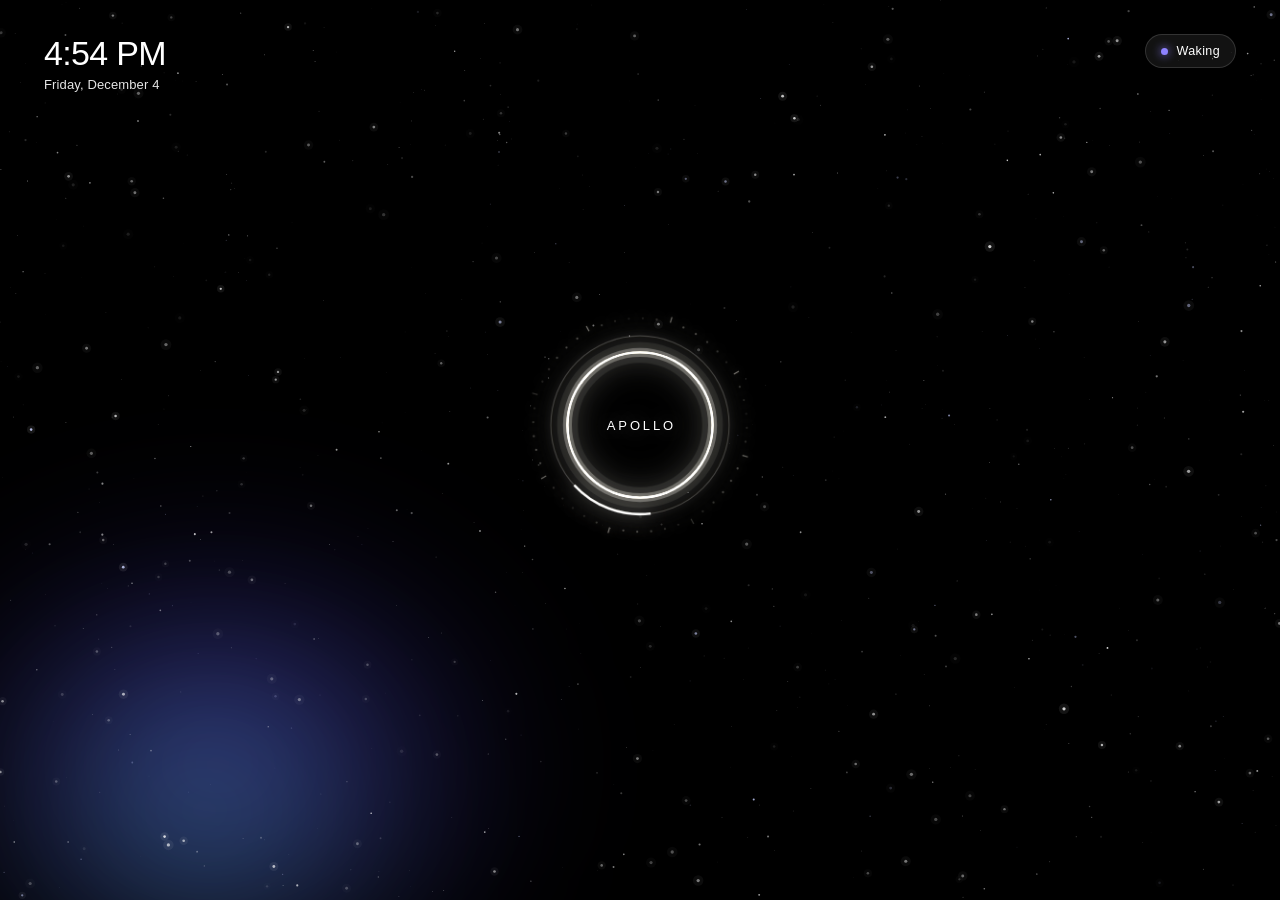
<file: ui/index_starfield_backup.html>
<!DOCTYPE html>
<html>
<head>
<meta charset="utf-8">
<meta name="viewport" content="width=device-width, initial-scale=1">
<title>Apollo</title>
<style>
  /* Lifted verbatim from the Apollo design export's <helmet> block. */
  html, body { margin:0; padding:0; background:#000; overflow:hidden; height:100%; }
  body { font-family: -apple-system, "SF Pro Display", "SF Pro Text", BlinkMacSystemFont, "Segoe UI Variable Display", "Segoe UI", "Helvetica Neue", sans-serif; -webkit-font-smoothing:antialiased; }
  a { color:#8E82FF; text-decoration:none; }
  a:hover { color:#B9B1FF; }
  @keyframes ap-rise { from { opacity:0; transform:translateY(14px) scale(0.985); filter:blur(6px); } to { opacity:1; transform:none; filter:blur(0); } }
  @keyframes ap-fade { from { opacity:0; } to { opacity:1; } }
  @keyframes ap-nebula-a { 0%,100% { opacity:.42; transform:translate3d(0,0,0) scale(1); } 50% { opacity:.68; transform:translate3d(3%,-2%,0) scale(1.12); } }
  @keyframes ap-nebula-b { 0%,100% { opacity:.3; transform:translate3d(0,0,0) scale(1.06); } 50% { opacity:.86; transform:translate3d(-4%,3%,0) scale(1); } }
  @keyframes ap-dot { 0%,100% { opacity:.35; } 50% { opacity:1; } }

  /* Added: the mirror of ap-rise, so a turn can fade back out after its hold. */
  @keyframes ap-sink { from { opacity:1; transform:none; filter:blur(0); } to { opacity:0; transform:translateY(-10px) scale(0.99); filter:blur(5px); } }

  ::selection { background:rgba(142,130,255,0.35); }
</style>
</head>
<body>

<div id="backdrop" style="position:fixed; inset:0; background:#000; color:#fff; overflow:hidden; cursor:default;">

  <div style="position:absolute; left:-18%; bottom:-24%; width:70%; height:78%; pointer-events:none; background:radial-gradient(closest-side, rgba(96,74,255,0.5), rgba(96,74,255,0.16) 45%, transparent 72%); filter:blur(70px); animation:ap-nebula-a 34s ease-in-out infinite;"></div>
  <div style="position:absolute; left:-6%; bottom:-14%; width:44%; height:48%; pointer-events:none; background:radial-gradient(closest-side, rgba(56,224,168,0.34), rgba(56,224,168,0.1) 48%, transparent 74%); filter:blur(80px); animation:ap-nebula-b 41s ease-in-out infinite; mix-blend-mode:screen;"></div>

  <canvas id="stars" style="position:absolute; inset:0; width:100%; height:100%; display:block; pointer-events:none;"></canvas>

  <div id="chrome" style="position:absolute; top:0; left:0; right:0; display:flex; justify-content:space-between; align-items:flex-start; padding:34px 44px; pointer-events:none; opacity:0; transition:opacity 700ms cubic-bezier(.4,0,.2,1);">
    <div style="display:flex; flex-direction:column; gap:4px;">
      <div id="clock" style="font-size:34px; font-weight:250; letter-spacing:-0.02em; color:#fff; font-variant-numeric:tabular-nums;"></div>
      <div id="dateLine" style="font-size:13px; font-weight:400; letter-spacing:0.01em; color:#fff; opacity:.9;"></div>
    </div>
    <div style="display:flex; align-items:center; gap:9px; padding:9px 15px; border-radius:100px; background:rgba(255,255,255,0.07); border:1px solid rgba(255,255,255,0.14); backdrop-filter:blur(24px) saturate(160%); -webkit-backdrop-filter:blur(24px) saturate(160%);">
      <span id="statusDot" style="width:7px; height:7px; border-radius:50%; background:#8E82FF; box-shadow:0 0 10px #8E82FF; animation:ap-dot 3.4s ease-in-out infinite; display:block; transition:background 400ms ease, box-shadow 400ms ease;"></span>
      <span id="statusLabel" style="font-size:12.5px; font-weight:500; letter-spacing:0.03em; color:#fff;">Waking</span>
    </div>
  </div>

  <div id="stage" style="position:absolute; inset:0; display:flex; flex-direction:column; align-items:center; justify-content:center; padding:104px 40px 132px; box-sizing:border-box; transition:padding 700ms cubic-bezier(.4,0,.2,1);">
    <div id="col" style="display:flex; flex-direction:column; align-items:center; gap:22px; width:100%; zoom:1;">

      <div id="coreFrame" style="position:relative; flex:0 0 auto; width:min(600px, 64vh); height:min(600px, 64vh); display:grid; place-items:center; transition:width 800ms cubic-bezier(.4,0,.2,1), height 800ms cubic-bezier(.4,0,.2,1);">
        <canvas id="ring" style="position:absolute; left:50%; top:50%; transform:translate(-50%,-50%); width:100%; height:100%; display:block; pointer-events:none;"></canvas>
        <div id="word" style="position:absolute; left:50%; top:50%; transform:translate(-50%,-50%); pointer-events:none; font-size:13px; font-weight:400; letter-spacing:0.22em; text-indent:0.22em; white-space:nowrap; color:#fff; text-shadow:0 0 22px rgba(255,255,255,0.45);">APOLLO</div>
      </div>

      <div style="flex:0 0 auto; width:100%; display:flex; flex-direction:column; align-items:center; gap:22px;">

        <div id="question" style="display:none; font-size:26px; font-weight:300; letter-spacing:-0.015em; color:#fff; text-align:center; text-wrap:pretty; max-width:760px;"></div>

        <div id="thinking" style="display:none; font-size:14px; font-weight:450; letter-spacing:0.06em; text-transform:uppercase; color:#fff; opacity:.88; animation:ap-fade 400ms ease both;">Thinking</div>

        <div id="answer" style="display:none; font-size:30px; font-weight:300; letter-spacing:-0.02em; color:#fff; text-align:center; text-wrap:pretty; max-width:820px;"></div>

      </div>
    </div>
  </div>

  <div id="hint" style="position:absolute; bottom:26px; left:0; right:0; text-align:center; pointer-events:none; font-size:12.5px; font-weight:450; letter-spacing:0.04em; color:#fff; opacity:0.72; transition:opacity 900ms ease;">Hold CTRL+SPACE to talk</div>

  <div id="note" style="position:absolute; bottom:24px; left:44px; max-width:46vw; font-size:12px; font-weight:450; line-height:1.55; letter-spacing:0.01em; color:#fff; opacity:0; white-space:pre-wrap; transition:opacity 600ms ease; pointer-events:none; text-shadow:0 1px 12px rgba(0,0,0,0.8);"></div>

</div>

<script>
"use strict";

const $ = (id) => document.getElementById(id);

/* The design's palette, one entry per state assistant.py reports. */
const STATES = {
  Idle:      { label: "Apollo online", dot: "#38E0A8" },
  Listening: { label: "Listening",     dot: "#EDE9DE" },
  Thinking:  { label: "Working",       dot: "#8E82FF" },
  Speaking:  { label: "Speaking",      dot: "#FFFFFF" },
  Waking:    { label: "Waking",        dot: "#8E82FF" },
  Error:     { label: "Error",         dot: "#FF6B5E" },
};

const PHASES = {
  Idle: "idle", Listening: "listening", Thinking: "thinking",
  Speaking: "speaking", Waking: "waking", Error: "error",
};

/* How long a question and its answer stay up before fading out. */
const HOLD_MS = 6000;

class ApolloCore {
  constructor() {
    this.starCanvas = $("stars");
    this.ringCanvas = $("ring");
    this.word = $("word");
    this.col = $("col");
    this.opts = { coreSize: 216, ringColor: "#EDE9DE", starDensity: 2 };

    this.phase = "waking";
    this.env = 0;
    this.wordGate = 1;
    this.edge = false;
    this.textShown = false;
    this.fit = 1;
    this.holdTimer = null;
    this.noteTimer = null;
    this.fitTimers = [];
  }

  start() {
    this.initStars();
    window.addEventListener("resize", () => { this.initStars(); this.measureFit(); });
    window.addEventListener("mousemove", (e) => {
      const h = window.innerHeight;
      const near = e.clientY < 110 || e.clientY > h - 110;
      if (near !== this.edge) { this.edge = near; this.applyChrome(); }
    });
    this.tickClock();
    setInterval(() => this.tickClock(), 1000);
    this.applyChrome();
    this.applyLayout();
    this.raf = requestAnimationFrame(this.loop);
  }

  /* --- what Python reports ---------------------------------------------- */

  setPhase(state) {
    this.phase = PHASES[state] || "idle";

    const s = STATES[state] || STATES.Idle;
    $("statusLabel").textContent = s.label;
    $("statusDot").style.background = s.dot;
    $("statusDot").style.boxShadow = "0 0 10px " + s.dot;

    show($("thinking"), this.phase === "thinking");
    this.applyChrome();
    this.applyLayout();
  }

  /* A question, then an answer. Each fades in on arrival; the pair fades
     out together once the answer has had its hold. */
  turn(speaker, text) {
    clearTimeout(this.holdTimer);

    if (speaker === "You") {
      fadeIn($("question"), text, 620);
      hide($("answer"));
    } else {
      fadeIn($("answer"), text, 700);
      this.holdTimer = setTimeout(() => this.clearTurn(), HOLD_MS);
    }

    this.textShown = true;
    this.applyLayout();
  }

  clearTurn() {
    clearTimeout(this.holdTimer);

    const done = () => {
      hide($("question"));
      hide($("answer"));
      this.textShown = false;
      this.applyLayout();
    };

    const live = [$("question"), $("answer")].filter((el) => el.style.display !== "none");
    if (!live.length) return done();

    live.forEach((el) => { el.style.animation = "ap-sink 620ms cubic-bezier(.4,0,.2,1) both"; });
    setTimeout(done, 620);
  }

  /* Whisper's loading line, and any API error worth reading. */
  note(text, sticky) {
    clearTimeout(this.noteTimer);
    const el = $("note");
    el.textContent = text;
    el.style.opacity = "0.72";
    if (!sticky) this.noteTimer = setTimeout(() => { el.style.opacity = "0"; }, 6000);
  }

  /* --- derived layout, mirroring the design's renderVals() --------------- */

  applyChrome() {
    const busy = this.phase !== "idle";
    $("chrome").style.opacity = (busy || this.edge) ? "1" : "0";
    $("hint").style.opacity = (busy || this.edge) ? "0" : "0.72";
  }

  applyLayout() {
    const frame = this.textShown ? "min(196px, 21vh)"
      : (this.phase === "listening" || this.phase === "thinking" || this.phase === "speaking")
        ? "min(360px, 38vh)"
        : "min(600px, 64vh)";
    $("coreFrame").style.width = frame;
    $("coreFrame").style.height = frame;
    $("stage").style.padding = this.textShown ? "40px 40px 30px" : "104px 40px 132px";
    this.measureFit();
  }

  /* A long answer gets scaled to fit rather than clipped. */
  measureFit() {
    this.fitTimers.forEach(clearTimeout);
    this.fitTimers = [0, 90, 280, 700].map((d) => setTimeout(() => this.doFit(), d));
  }

  doFit() {
    const el = this.col, p = el && el.parentElement;
    if (!p) return;
    const cs = getComputedStyle(p);
    const avail = p.clientHeight - parseFloat(cs.paddingTop) - parseFloat(cs.paddingBottom);
    const nat = el.scrollHeight;
    const s = nat > 4 ? Math.max(0.45, Math.min(1, avail / nat)) : 1;
    if (Math.abs(s - this.fit) > 0.01) { this.fit = s; el.style.zoom = s; }
  }

  tickClock() {
    const now = new Date();
    $("clock").textContent = now.toLocaleTimeString([], { hour: "numeric", minute: "2-digit" });
    $("dateLine").textContent = now.toLocaleDateString([], { weekday: "long", month: "long", day: "numeric" });
  }

  /* The ring's activation envelope: full while listening, alive but calmer
     while speaking, barely lit while thinking, dark at rest. The design only
     had listening and idle; the middle two are this app's states. */
  envTarget() {
    if (this.phase === "listening") return 1;
    if (this.phase === "speaking") return 0.62;
    if (this.phase === "thinking") return 0.28;
    return 0;
  }

  initStars() {
    const c = this.starCanvas;
    if (!c) return;
    const dpr = Math.min(window.devicePixelRatio || 1, 2);
    const w = window.innerWidth, h = window.innerHeight;
    c.width = w * dpr; c.height = h * dpr;
    this.sctx = c.getContext('2d');
    this.sctx.setTransform(dpr, 0, 0, dpr, 0, 0);
    this.sw = w; this.sh = h;
    const density = this.opts.starDensity ?? 1;
    const n = Math.round((w * h) / 2600 * density);
    this.stars = Array.from({ length: n }, () => {
      const depth = Math.random();
      return {
        x: Math.random() * w,
        y: Math.random() * h,
        r: 0.25 + Math.pow(Math.random(), 2.4) * 1.45,
        base: 0.22 + Math.random() * 0.62,
        rate: 0.00035 + Math.random() * 0.0016,
        ph: Math.random() * Math.PI * 2,
        vx: (0.0016 + depth * 0.006) * (Math.random() < 0.5 ? -1 : 1),
        vy: (0.0008 + depth * 0.0035) * (Math.random() < 0.5 ? -1 : 1),
        warm: Math.random() < 0.14
      };
    });
  }

  loop = (t) => {
    this.raf = requestAnimationFrame(this.loop);
    this.drawStars(t);
    this.drawRing(t);
  };

  drawStars(t) {
    const ctx = this.sctx;
    if (!ctx || !this.stars) return;
    const w = this.sw, h = this.sh;
    ctx.clearRect(0, 0, w, h);
    for (const s of this.stars) {
      s.x += s.vx; s.y += s.vy;
      if (s.x < -2) s.x = w + 2; else if (s.x > w + 2) s.x = -2;
      if (s.y < -2) s.y = h + 2; else if (s.y > h + 2) s.y = -2;
      const tw = 0.55 + 0.45 * Math.sin(t * s.rate + s.ph);
      const a = Math.min(1, s.base * tw + 0.04);
      ctx.beginPath();
      ctx.fillStyle = s.warm
        ? 'rgba(198,206,255,' + a.toFixed(3) + ')'
        : 'rgba(255,255,255,' + a.toFixed(3) + ')';
      ctx.arc(s.x, s.y, s.r, 0, 6.2832);
      ctx.fill();
      if (s.r > 1.15) {
        ctx.beginPath();
        ctx.fillStyle = 'rgba(255,255,255,' + (a * 0.1).toFixed(3) + ')';
        ctx.arc(s.x, s.y, s.r * 3.2, 0, 6.2832);
        ctx.fill();
      }
    }
  }

  drawRing(t) {
    const c = this.ringCanvas;
    if (!c) return;
    const dpr = Math.min(window.devicePixelRatio || 1, 2);
    const size = 600;
    if (c.width !== size * dpr) { c.width = size * dpr; c.height = size * dpr; }
    const ctx = c.getContext('2d');
    ctx.setTransform(dpr, 0, 0, dpr, 0, 0);
    ctx.clearRect(0, 0, size, size);

    const cx = size / 2, cy = size / 2;
    const coreR = (this.opts.coreSize ?? 216) / 2;
    const R = coreR + 13;
    const inner = coreR + 14;
    const outer = Math.min(size / 2 - 10, coreR + 175);
    const target = this.envTarget();
    this.env += (target - this.env) * 0.045;
    const env = this.env < 0.001 ? 0 : this.env;

    const breath = 0.34 + 0.3 * (0.5 + 0.5 * Math.sin(t * 0.00175));
    const intensity = breath * (1 - env) + (0.92 + 0.08 * Math.sin(t * 0.004)) * env;
    const ring = this.opts.ringColor ?? '#EDE9DE';
    const rgb = this.hexRgb(ring);

    // The wordmark yields to the nucleus as the core activates, and gets out
    // of the way entirely once the core has shrunk to make room for a turn.
    this.wordGate += ((this.textShown ? 0 : 1) - this.wordGate) * 0.08;
    if (this.word) {
      const wa = Math.max(0, 1 - env * 1.6) * this.wordGate;
      this.word.style.opacity = wa.toFixed(3);
    }
    if (!this.nodes) this.initNodes(cx, cy, inner, outer);
    const N = this.nodes.length;
    const P = [];

    for (let i = 0; i < N; i++) {
      const n = this.nodes[i];
      n.x += n.vx; n.y += n.vy;
      let dx = n.x - cx, dy = n.y - cy;
      let d = Math.hypot(dx, dy) || 1;
      if (d < inner || d > outer) {
        const nx = dx / d, ny = dy / d;
        const dot = n.vx * nx + n.vy * ny;
        n.vx -= 2 * dot * nx; n.vy -= 2 * dot * ny;
        const clamp = Math.min(outer, Math.max(inner, d));
        n.x = cx + nx * clamp; n.y = cy + ny * clamp;
        dx = n.x - cx; dy = n.y - cy; d = clamp;
      }
      // ordered formation while listening: three counter-rotating layers
      const layer = i % 3;
      const per = Math.ceil(N / 3);
      const dir = layer === 1 ? -1 : 1;
      const th = (Math.floor(i / 3) / per) * 6.2832 + dir * t * (0.00030 + layer * 0.00007) + layer * 0.4;
      const wob =
        Math.sin(th * 3 + t * 0.0016) * 0.5 +
        Math.sin(th * 5 - t * 0.0021) * 0.32 +
        Math.sin(th * 8 + t * 0.0013) * 0.2;
      const tr = R + layer * 78 + wob * 11 * env;
      const tx = cx + Math.cos(th) * tr, ty = cy + Math.sin(th) * tr;
      const e = env * env * (3 - 2 * env);
      P.push({ x: n.x * (1 - e) + tx * e, y: n.y * (1 - e) + ty * e, r: n.r, ph: n.ph, th: th, tr: tr, layer: layer });
    }

    ctx.globalCompositeOperation = 'lighter';

    // dendrite trunks out of the soma
    for (let i = 0; i < N; i += 2) {
      const p = P[i];
      const dx = p.x - cx, dy = p.y - cy;
      const d = Math.hypot(dx, dy) || 1;
      const nx = dx / d, ny = dy / d;
      const bend = Math.sin(t * 0.0007 + p.ph) * (10 + 14 * (1 - env));
      const a = ((0.16 + 0.12 * Math.sin(t * 0.0019 + p.ph)) * (1 - 0.35 * env) + 0.06) * env;
      if (a < 0.012) continue;
      ctx.beginPath();
      ctx.lineWidth = 0.8 + 0.9 * a * 3;
      ctx.strokeStyle = 'rgba(243,240,231,' + a.toFixed(3) + ')';
      ctx.shadowBlur = 12; ctx.shadowColor = 'rgba(' + rgb + ',0.8)';
      ctx.moveTo(cx + nx * coreR * 0.34, cy + ny * coreR * 0.34);
      ctx.quadraticCurveTo(cx + nx * d * 0.6 - ny * bend, cy + ny * d * 0.6 + nx * bend, p.x, p.y);
      ctx.stroke();
    }

    // dendritic filaments: nearest-neighbour web when idle, sequential ring when listening
    ctx.shadowColor = 'rgba(' + rgb + ',0.85)';
    for (let i = 0; i < N; i++) {
      for (let j = i + 1; j < N; j++) {
        const a = P[i], b = P[j];
        const dist = Math.hypot(a.x - b.x, a.y - b.y);
        const web = dist < 96 ? (1 - dist / 96) : 0;
        const seq = (j - i === 3) ? 0.8 : (j - i === 1 ? 0.16 : 0);
        const alpha = (web * 0.5 * (1 - env) + seq * 0.72 * env) * env;
        if (alpha < 0.02) continue;
        ctx.beginPath();
        ctx.lineWidth = 0.7 + 1.1 * alpha;
        ctx.strokeStyle = 'rgba(238,234,222,' + alpha.toFixed(3) + ')';
        ctx.shadowBlur = 10 + 14 * intensity;
        let s0 = a.th, s1 = b.th;
        if (s1 < s0) s1 += 6.2832;
        const arcable = seq === 0.8 && env > 0.4 && (s1 - s0) < 1.6;
        if (arcable) {
          const rr = (a.tr + b.tr) / 2 * env + (Math.hypot(a.x - cx, a.y - cy) + Math.hypot(b.x - cx, b.y - cy)) / 2 * (1 - env);
          ctx.arc(cx, cy, rr, s0, s1);
        } else {
          ctx.moveTo(a.x, a.y);
          ctx.lineTo(b.x, b.y);
        }
        ctx.stroke();
        // synaptic pulse travelling the filament
        if (alpha > 0.3) {
          const k = ((t * 0.00022 + i * 0.13 + j * 0.07) % 1);
          ctx.beginPath();
          ctx.fillStyle = 'rgba(255,255,255,' + (alpha * 0.9).toFixed(3) + ')';
          ctx.shadowBlur = 12;
          ctx.arc(a.x + (b.x - a.x) * k, a.y + (b.y - a.y) * k, 1.15, 0, 6.2832);
          ctx.fill();
        }
      }
    }

    // somas
    for (let i = 0; i < N; i++) {
      const p = P[i];
      const fl = 0.55 + 0.45 * Math.sin(t * 0.0022 + p.ph);
      const a = ((0.4 + 0.5 * fl) * (0.55 + 0.45 * env) + 0.18) * env;
      if (a < 0.012) continue;
      ctx.beginPath();
      ctx.fillStyle = 'rgba(255,255,255,' + Math.min(1, a).toFixed(3) + ')';
      ctx.shadowBlur = 14 + 16 * intensity; ctx.shadowColor = 'rgba(' + rgb + ',0.95)';
      ctx.arc(p.x, p.y, p.r * (1 + 0.25 * env), 0, 6.2832);
      ctx.fill();
    }

    // halo binding the network to the core
    for (let l = 0; l < 3; l++) {
      ctx.beginPath();
      ctx.lineWidth = l === 0 ? 14 : 8;
      const la = (l === 0 ? (0.035 + 0.07 * intensity) * env : 0.05 * intensity * env);
      if (la < 0.004) continue;
      ctx.strokeStyle = 'rgba(' + rgb + ',' + la.toFixed(3) + ')';
      ctx.shadowBlur = 44; ctx.shadowColor = 'rgba(' + rgb + ',0.5)';
      ctx.arc(cx, cy, R + l * 78, 0, 6.2832);
      ctx.stroke();
    }

    ctx.shadowBlur = 0;
    ctx.globalCompositeOperation = 'source-over';

    // the void the soma sits in
    const lens = ctx.createRadialGradient(cx, cy, coreR * 0.4, cx, cy, coreR * 0.78);
    lens.addColorStop(0, 'rgba(0,0,0,1)');
    lens.addColorStop(0.78, 'rgba(0,0,0,1)');
    lens.addColorStop(1, 'rgba(0,0,0,0)');
    ctx.beginPath();
    ctx.arc(cx, cy, coreR * 0.78, 0, 6.2832);
    ctx.fillStyle = lens;
    ctx.fill();

    ctx.globalCompositeOperation = 'lighter';

    // idle: halo ring, sweep arc and tick dial
    const idle = 1 - env;
    if (idle > 0.004) {
      const rM = coreR * 0.70;
      const pulse = 0.82 + 0.18 * Math.sin(t * 0.0016);
      const bands = [[coreR * 0.20, 0.085], [coreR * 0.085, 0.30], [2.4, 0.95]];
      for (let b = 0; b < bands.length; b++) {
        ctx.beginPath();
        ctx.lineWidth = bands[b][0];
        ctx.strokeStyle = 'rgba(' + rgb + ',' + (bands[b][1] * pulse * idle).toFixed(3) + ')';
        ctx.shadowBlur = 46 - b * 12; ctx.shadowColor = 'rgba(' + rgb + ',' + (0.85 * idle).toFixed(3) + ')';
        ctx.arc(cx, cy, rM, 0, 6.2832);
        ctx.stroke();
      }
      // outer hairline with a travelling bright sweep
      const rO = coreR * 0.86;
      ctx.beginPath();
      ctx.lineWidth = 1.1;
      ctx.strokeStyle = 'rgba(' + rgb + ',' + (0.22 * idle).toFixed(3) + ')';
      ctx.shadowBlur = 10;
      ctx.arc(cx, cy, rO, 0, 6.2832);
      ctx.stroke();
      const sw = t * 0.00035;
      ctx.beginPath();
      ctx.lineWidth = 2.6;
      ctx.strokeStyle = 'rgba(255,255,255,' + (0.8 * idle).toFixed(3) + ')';
      ctx.shadowBlur = 22; ctx.shadowColor = 'rgba(' + rgb + ',' + (0.9 * idle).toFixed(3) + ')';
      ctx.arc(cx, cy, rO, sw, sw + 0.95);
      ctx.stroke();
      // tick dial
      const rT = coreR * 1.03;
      const spin = -t * 0.00012;
      ctx.shadowBlur = 8; ctx.shadowColor = 'rgba(' + rgb + ',0.8)';
      for (let k = 0; k < 48; k++) {
        const ang = spin + (k / 48) * 6.2832;
        const major = k % 6 === 0;
        const fl = 0.35 + 0.65 * (0.5 + 0.5 * Math.sin(t * 0.0021 + k * 0.7));
        const ta = (major ? 0.55 : 0.3) * fl * idle;
        const ca = Math.cos(ang), sa = Math.sin(ang);
        if (major) {
          ctx.beginPath();
          ctx.lineWidth = 1.2;
          ctx.strokeStyle = 'rgba(' + rgb + ',' + ta.toFixed(3) + ')';
          ctx.moveTo(cx + ca * rT, cy + sa * rT);
          ctx.lineTo(cx + ca * (rT + coreR * 0.055), cy + sa * (rT + coreR * 0.055));
          ctx.stroke();
        } else {
          ctx.beginPath();
          ctx.fillStyle = 'rgba(' + rgb + ',' + ta.toFixed(3) + ')';
          ctx.arc(cx + ca * rT, cy + sa * rT, 1.15, 0, 6.2832);
          ctx.fill();
        }
      }
    }

    // soma: pulsing nucleus light
    const period = env > 0.5 ? 1100 : 3400;
    const beat = 0.5 + 0.5 * Math.sin((t / period) * 6.2832);
    const somaR = coreR * (0.2 + 0.045 * beat);
    const glow = ctx.createRadialGradient(cx, cy, 0, cx, cy, coreR * 0.72);
    glow.addColorStop(0, 'rgba(255,255,255,' + ((0.9 + 0.1 * beat) * env).toFixed(3) + ')');
    glow.addColorStop(0.24, 'rgba(255,255,255,' + ((0.5 + 0.3 * beat) * env).toFixed(3) + ')');
    glow.addColorStop(0.55, 'rgba(255,255,255,' + ((0.16 + 0.16 * beat) * env).toFixed(3) + ')');
    glow.addColorStop(1, 'rgba(255,255,255,0)');
    ctx.beginPath();
    ctx.arc(cx, cy, coreR * 0.72, 0, 6.2832);
    ctx.fillStyle = glow;
    ctx.fill();
    ctx.beginPath();
    ctx.fillStyle = 'rgba(255,255,255,' + env.toFixed(3) + ')';
    ctx.shadowBlur = 26 + 18 * beat; ctx.shadowColor = 'rgba(255,255,255,' + (0.95 * env).toFixed(3) + ')';
    ctx.arc(cx, cy, somaR, 0, 6.2832);
    ctx.fill();

    // action potential travelling outward
    const wave = ((t % period) / period);
    const wr = coreR * 0.3 + wave * (outer - coreR * 0.3);
    ctx.beginPath();
    ctx.lineWidth = 1.4;
    ctx.strokeStyle = 'rgba(238,234,222,' + (0.3 * env * (1 - wave) * (1 - wave)).toFixed(3) + ')';
    ctx.shadowBlur = 18; ctx.shadowColor = 'rgba(' + rgb + ',0.7)';
    ctx.arc(cx, cy, wr, 0, 6.2832);
    ctx.stroke();

    ctx.shadowBlur = 0;
    ctx.globalCompositeOperation = 'source-over';
  }

  initNodes(cx, cy, inner, outer) {
    const N = 38;
    this.nodes = Array.from({ length: N }, () => {
      const a = Math.random() * 6.2832;
      const rr = inner + Math.random() * (outer - inner);
      const sp = 0.12 + Math.random() * 0.26;
      const dir = Math.random() * 6.2832;
      return {
        x: cx + Math.cos(a) * rr,
        y: cy + Math.sin(a) * rr,
        vx: Math.cos(dir) * sp,
        vy: Math.sin(dir) * sp,
        r: 1 + Math.pow(Math.random(), 1.8) * 1.9,
        ph: Math.random() * 6.2832
      };
    });
  }

  hexRgb(hex) {
    const h = String(hex).replace('#', '');
    const n = parseInt(h.length === 3 ? h.split('').map(c => c + c).join('') : h, 16);
    return [(n >> 16) & 255, (n >> 8) & 255, n & 255].join(',');
  }
}

/* --- DOM helpers ------------------------------------------------------- */

function show(el, on) { el.style.display = on ? "" : "none"; }
function hide(el) { el.style.display = "none"; el.style.animation = "none"; }

function fadeIn(el, text, ms) {
  el.textContent = text;
  el.style.display = "";
  el.style.animation = "none";
  void el.offsetWidth;                    // reflow, so the animation restarts
  el.style.animation = "ap-rise " + ms + "ms cubic-bezier(.2,.7,.2,1) both";
}

/* --- the surface apollo.py drives -------------------------------------- */

const core = new ApolloCore();

window.apollo = {
  status: (state) => core.setPhase(state),
  turn: (speaker, text) => core.turn(speaker, text),
  note: (text) => core.note(text, false),
  fatal: (text) => { core.setPhase("Error"); core.note(text, true); },
};

core.start();
</script>
</body>
</html>
</file>
